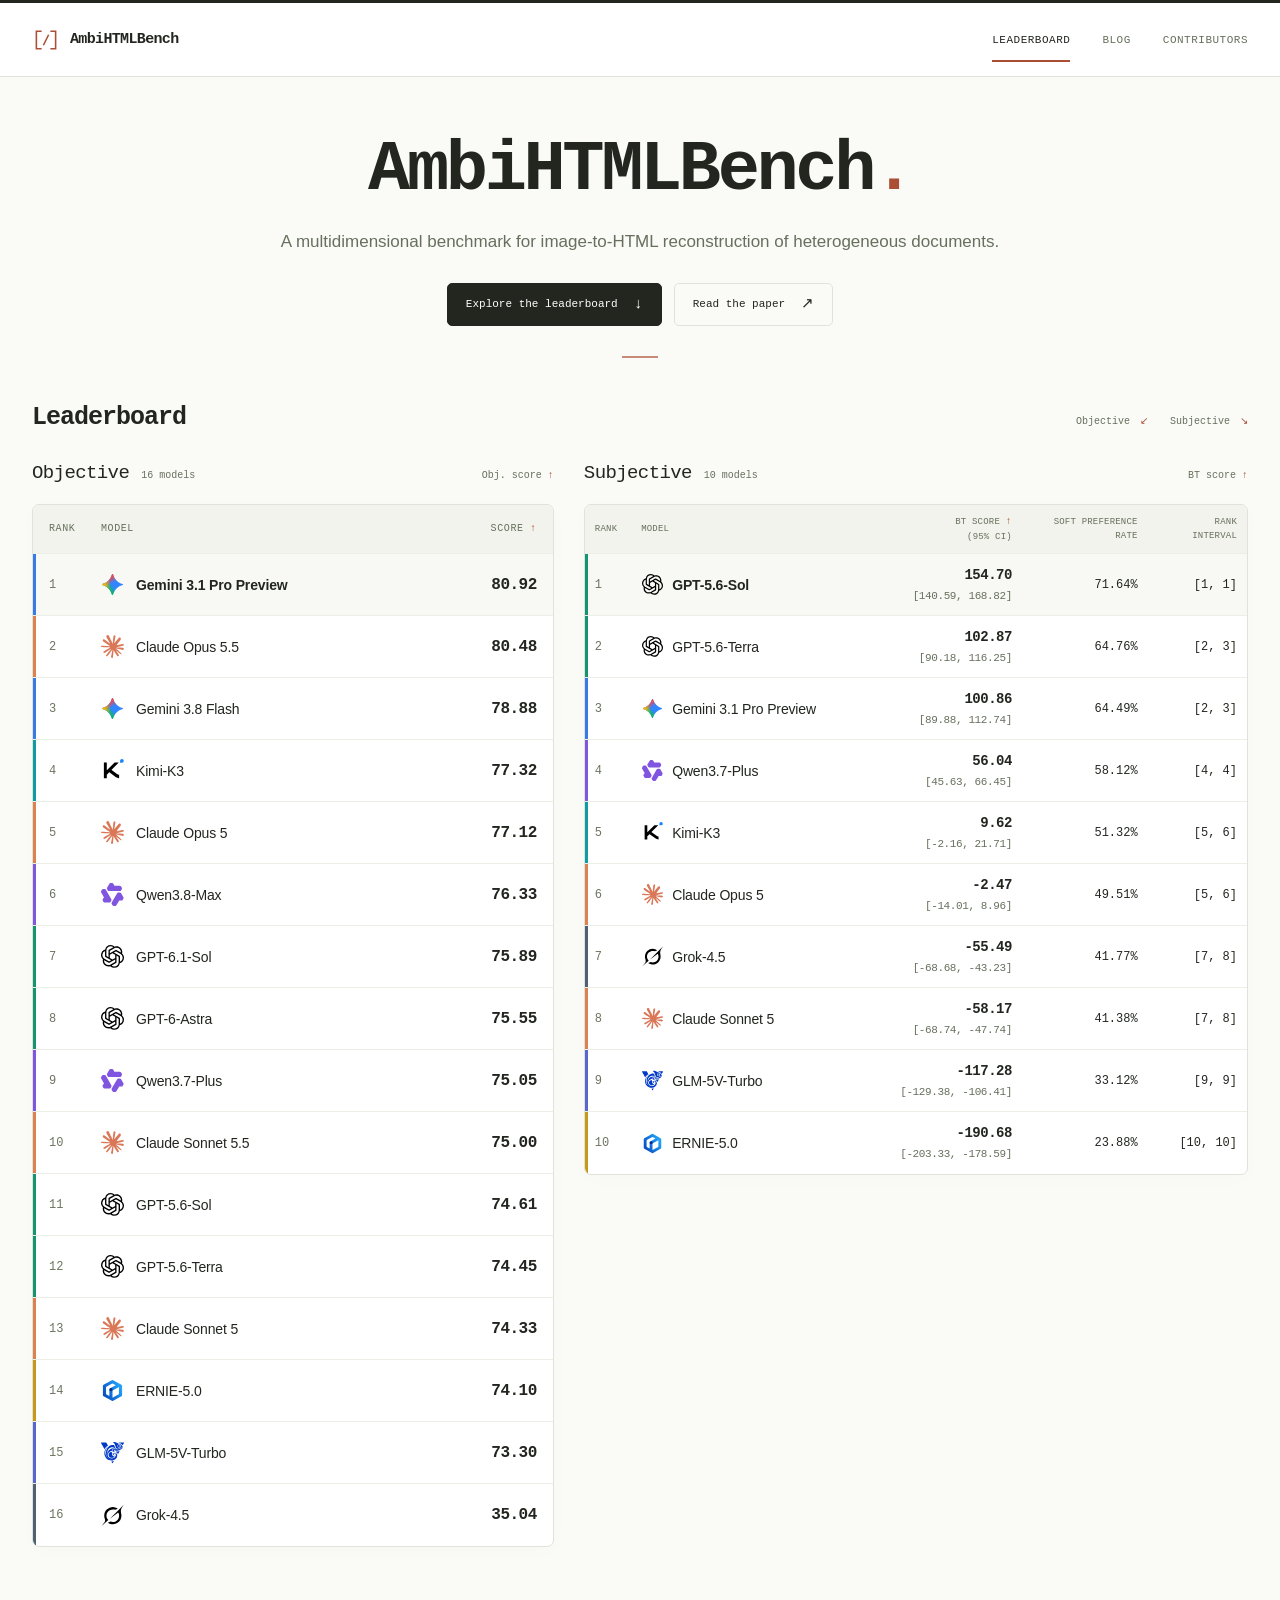
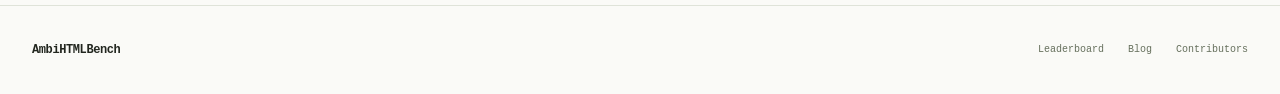
<file: index.html>
<!doctype html>
<html lang="en">
<head>
  <meta charset="utf-8">
  <meta name="viewport" content="width=device-width, initial-scale=1">
  <meta name="theme-color" content="#fafaf7">
  <title>AmbiHTMLBench</title>
  <meta name="description" content="A multidimensional benchmark for image-to-HTML reconstruction of heterogeneous documents.">
  <meta property="og:type" content="website">
  <meta property="og:title" content="AmbiHTMLBench">
  <meta property="og:description" content="A multidimensional benchmark for image-to-HTML reconstruction of heterogeneous documents.">
  <link rel="icon" href="./assets/favicon.svg?v=264aeebbb572" type="image/svg+xml">
  <link rel="stylesheet" href="./assets/styles.css?v=264aeebbb572">
  <script type="module" src="./assets/app.js?v=264aeebbb572"></script>
</head>
<body id="top">
  <a class="skip-link" href="#main">Skip to content</a>
  <header class="site-header"><div class="header-inner">
    <a class="wordmark" href="./" aria-label="AmbiHTMLBench home"><svg class="brand-mark" viewBox="0 0 32 32" aria-hidden="true"><path d="M11 6H5v20h6M21 6h6v20h-6M19 10l-6 12"/></svg><span>AmbiHTMLBench</span></a>
    <nav class="primary-nav" aria-label="Primary"><a href="./#leaderboard" aria-current="page">Leaderboard</a><a href="./blog/">Blog</a><a href="./contributors/">Contributors</a></nav>
  </div></header>
  <main class="page-shell" id="main" tabindex="-1"><section class="hero" aria-labelledby="page-title">
    <h1 id="page-title">AmbiHTMLBench<span class="title-period">.</span></h1>
    <p class="hero-description">A multidimensional benchmark for image-to-HTML reconstruction of heterogeneous documents.</p>
    <div class="hero-actions"><a class="button button-primary" href="#leaderboard">Explore the leaderboard <span aria-hidden="true">↓</span></a><a class="button button-secondary" href="https://arxiv.org/abs/2611.06449" target="_blank" rel="noopener noreferrer">Read the paper <span aria-hidden="true">↗</span></a></div>
  </section>
  <section id="leaderboard" class="leaderboard-section" aria-labelledby="leaderboard-title">
    <div class="section-heading"><h2 id="leaderboard-title">Leaderboard</h2><nav class="board-jump" aria-label="Evaluation boards"><a href="#objective">Objective <span aria-hidden="true">↙</span></a><a href="#subjective">Subjective <span aria-hidden="true">↘</span></a></nav></div>
    <div class="leaderboards-grid"><section class="board" id="objective" data-leaderboard data-board="objective" data-kind="objective" data-source="./data/leaderboard.json?v=264aeebbb572" aria-labelledby="objective-title" aria-busy="false">
    <header class="board-header"><div class="board-title"><h3 id="objective-title">Objective</h3><span class="board-count" data-field="model-count">16 models</span></div><p class="board-metric"><span data-field="score-label">Obj. score</span> <span data-field="metric-direction" aria-label="Higher is better">↑</span></p></header>
    
    <div class="table-frame" tabindex="0" role="region" aria-label="Objective leaderboard table"><table>
      <caption class="visually-hidden">AmbiHTMLBench Objective rankings and scores</caption>
      <colgroup><col class="col-rank"><col class="col-model"><col class="col-score"></colgroup>
      <thead><tr><th scope="col" class="rank">Rank</th><th scope="col" class="model">Model</th><th scope="col" class="score">Score <span class="direction" data-field="direction" aria-label="Higher is better">↑</span></th></tr></thead>
      <tbody><tr data-model-index="0" class="color-gemini">
      <td class="rank">1</td>
      <th scope="row" class="model"><span class="model-identity"><span class="model-icon"><img src="./assets/brands/gemini-color.svg?v=264aeebbb572" width="24" height="24" alt=""></span><span class="model-name">Gemini 3.1 Pro Preview</span></span></th>
      <td class="score"><span class="score-chip">80.92</span></td>
      
    </tr>
<tr data-model-index="1" class="color-claude">
      <td class="rank">2</td>
      <th scope="row" class="model"><span class="model-identity"><span class="model-icon"><img src="./assets/brands/claude-color.svg?v=264aeebbb572" width="24" height="24" alt=""></span><span class="model-name">Claude Opus 5.5</span></span></th>
      <td class="score"><span class="score-chip">80.48</span></td>
      
    </tr>
<tr data-model-index="2" class="color-gemini">
      <td class="rank">3</td>
      <th scope="row" class="model"><span class="model-identity"><span class="model-icon"><img src="./assets/brands/gemini-color.svg?v=264aeebbb572" width="24" height="24" alt=""></span><span class="model-name">Gemini 3.8 Flash</span></span></th>
      <td class="score"><span class="score-chip">78.88</span></td>
      
    </tr>
<tr data-model-index="3" class="color-kimi">
      <td class="rank">4</td>
      <th scope="row" class="model"><span class="model-identity"><span class="model-icon"><img src="./assets/brands/kimi-color.svg?v=264aeebbb572" width="24" height="24" alt=""></span><span class="model-name">Kimi-K3</span></span></th>
      <td class="score"><span class="score-chip">77.32</span></td>
      
    </tr>
<tr data-model-index="4" class="color-claude">
      <td class="rank">5</td>
      <th scope="row" class="model"><span class="model-identity"><span class="model-icon"><img src="./assets/brands/claude-color.svg?v=264aeebbb572" width="24" height="24" alt=""></span><span class="model-name">Claude Opus 5</span></span></th>
      <td class="score"><span class="score-chip">77.12</span></td>
      
    </tr>
<tr data-model-index="5" class="color-qwen">
      <td class="rank">6</td>
      <th scope="row" class="model"><span class="model-identity"><span class="model-icon"><img src="./assets/brands/qwen-color.svg?v=264aeebbb572" width="24" height="24" alt=""></span><span class="model-name">Qwen3.8-Max</span></span></th>
      <td class="score"><span class="score-chip">76.33</span></td>
      
    </tr>
<tr data-model-index="6" class="color-gpt">
      <td class="rank">7</td>
      <th scope="row" class="model"><span class="model-identity"><span class="model-icon"><img src="./assets/brands/openai.svg?v=264aeebbb572" width="24" height="24" alt=""></span><span class="model-name">GPT-6.1-Sol</span></span></th>
      <td class="score"><span class="score-chip">75.89</span></td>
      
    </tr>
<tr data-model-index="7" class="color-gpt">
      <td class="rank">8</td>
      <th scope="row" class="model"><span class="model-identity"><span class="model-icon"><img src="./assets/brands/openai.svg?v=264aeebbb572" width="24" height="24" alt=""></span><span class="model-name">GPT-6-Astra</span></span></th>
      <td class="score"><span class="score-chip">75.55</span></td>
      
    </tr>
<tr data-model-index="8" class="color-qwen">
      <td class="rank">9</td>
      <th scope="row" class="model"><span class="model-identity"><span class="model-icon"><img src="./assets/brands/qwen-color.svg?v=264aeebbb572" width="24" height="24" alt=""></span><span class="model-name">Qwen3.7-Plus</span></span></th>
      <td class="score"><span class="score-chip">75.05</span></td>
      
    </tr>
<tr data-model-index="9" class="color-claude">
      <td class="rank">10</td>
      <th scope="row" class="model"><span class="model-identity"><span class="model-icon"><img src="./assets/brands/claude-color.svg?v=264aeebbb572" width="24" height="24" alt=""></span><span class="model-name">Claude Sonnet 5.5</span></span></th>
      <td class="score"><span class="score-chip">75.00</span></td>
      
    </tr>
<tr data-model-index="10" class="color-gpt">
      <td class="rank">11</td>
      <th scope="row" class="model"><span class="model-identity"><span class="model-icon"><img src="./assets/brands/openai.svg?v=264aeebbb572" width="24" height="24" alt=""></span><span class="model-name">GPT-5.6-Sol</span></span></th>
      <td class="score"><span class="score-chip">74.61</span></td>
      
    </tr>
<tr data-model-index="11" class="color-gpt">
      <td class="rank">12</td>
      <th scope="row" class="model"><span class="model-identity"><span class="model-icon"><img src="./assets/brands/openai.svg?v=264aeebbb572" width="24" height="24" alt=""></span><span class="model-name">GPT-5.6-Terra</span></span></th>
      <td class="score"><span class="score-chip">74.45</span></td>
      
    </tr>
<tr data-model-index="12" class="color-claude">
      <td class="rank">13</td>
      <th scope="row" class="model"><span class="model-identity"><span class="model-icon"><img src="./assets/brands/claude-color.svg?v=264aeebbb572" width="24" height="24" alt=""></span><span class="model-name">Claude Sonnet 5</span></span></th>
      <td class="score"><span class="score-chip">74.33</span></td>
      
    </tr>
<tr data-model-index="13" class="color-ernie">
      <td class="rank">14</td>
      <th scope="row" class="model"><span class="model-identity"><span class="model-icon"><img src="./assets/brands/wenxin-color.svg?v=264aeebbb572" width="24" height="24" alt=""></span><span class="model-name">ERNIE-5.0</span></span></th>
      <td class="score"><span class="score-chip">74.10</span></td>
      
    </tr>
<tr data-model-index="14" class="color-glm">
      <td class="rank">15</td>
      <th scope="row" class="model"><span class="model-identity"><span class="model-icon"><img src="./assets/brands/glmv-color.svg?v=264aeebbb572" width="24" height="24" alt=""></span><span class="model-name">GLM-5V-Turbo</span></span></th>
      <td class="score"><span class="score-chip">73.30</span></td>
      
    </tr>
<tr data-model-index="15" class="color-grok">
      <td class="rank">16</td>
      <th scope="row" class="model"><span class="model-identity"><span class="model-icon"><img src="./assets/brands/grok.svg?v=264aeebbb572" width="24" height="24" alt=""></span><span class="model-name">Grok-4.5</span></span></th>
      <td class="score"><span class="score-chip">35.04</span></td>
      
    </tr></tbody>
    </table></div>
    <div class="refresh-message"><p data-refresh-status role="status" aria-live="polite"></p><button type="button" data-retry hidden>Retry</button></div>
    <script type="application/json" data-board-snapshot>{"schemaVersion":1,"status":"preview","updatedAt":null,"score":{"sourceLabel":"Obj. score","direction":"higher","precision":2},"rows":[{"rank":1,"model":"Gemini 3.1 Pro Preview","score":80.92},{"rank":2,"model":"Claude Opus 5.5","score":80.4774},{"rank":3,"model":"Gemini 3.8 Flash","score":78.8814},{"rank":4,"model":"Kimi-K3","score":77.32},{"rank":5,"model":"Claude Opus 5","score":77.12},{"rank":6,"model":"Qwen3.8-Max","score":76.3334},{"rank":7,"model":"GPT-6.1-Sol","score":75.8928},{"rank":8,"model":"GPT-6-Astra","score":75.554},{"rank":9,"model":"Qwen3.7-Plus","score":75.05},{"rank":10,"model":"Claude Sonnet 5.5","score":74.9957},{"rank":11,"model":"GPT-5.6-Sol","score":74.61},{"rank":12,"model":"GPT-5.6-Terra","score":74.45},{"rank":13,"model":"Claude Sonnet 5","score":74.33},{"rank":14,"model":"ERNIE-5.0","score":74.1},{"rank":15,"model":"GLM-5V-Turbo","score":73.3},{"rank":16,"model":"Grok-4.5","score":35.04}]}</script>
  </section>
<section class="board subjective-board" id="subjective" data-leaderboard data-board="subjective" data-kind="subjective" data-source="./data/subjective.json?v=264aeebbb572" aria-labelledby="subjective-title" aria-busy="false">
    <header class="board-header"><div class="board-title"><h3 id="subjective-title">Subjective</h3><span class="board-count" data-field="model-count">10 models</span></div><p class="board-metric">BT score <span data-field="metric-direction" aria-label="Higher is better">↑</span></p></header>
    <p class="table-scroll-hint" aria-hidden="true">Swipe for all columns <span>↔</span></p>
    <div class="table-frame subjective-table" tabindex="0" role="region" aria-label="Subjective leaderboard table"><table>
      <caption class="visually-hidden">AmbiHTMLBench Subjective rankings: BT score with confidence interval, soft preference score rate and rank interval</caption>
      <colgroup><col class="col-rank"><col class="col-model"><col class="col-score"><col class="col-preference"><col class="col-interval"></colgroup>
      <thead><tr><th scope="col" class="rank">Rank</th><th scope="col" class="model">Model</th><th scope="col" class="score">BT score <span class="direction" data-field="direction" aria-label="Higher is better">↑</span><span class="column-detail" data-field="confidence-label">(95% CI)</span></th><th scope="col" class="preference"><abbr title="Soft preference score rate">Soft preference<span class="column-detail">rate</span></abbr></th><th scope="col" class="rank-interval">Rank<span class="column-detail">interval</span></th></tr></thead>
      <tbody><tr data-model-index="0" class="color-gpt">
      <td class="rank">1</td>
      <th scope="row" class="model"><span class="model-identity"><span class="model-icon"><img src="./assets/brands/openai.svg?v=264aeebbb572" width="24" height="24" alt=""></span><span class="model-name">GPT-5.6-Sol</span></span></th>
      <td class="score"><span class="score-chip">154.70</span><span class="confidence-interval">[140.59, 168.82]</span></td>
      <td class="preference">71.64%</td><td class="rank-interval">[1, 1]</td>
    </tr>
<tr data-model-index="1" class="color-gpt">
      <td class="rank">2</td>
      <th scope="row" class="model"><span class="model-identity"><span class="model-icon"><img src="./assets/brands/openai.svg?v=264aeebbb572" width="24" height="24" alt=""></span><span class="model-name">GPT-5.6-Terra</span></span></th>
      <td class="score"><span class="score-chip">102.87</span><span class="confidence-interval">[90.18, 116.25]</span></td>
      <td class="preference">64.76%</td><td class="rank-interval">[2, 3]</td>
    </tr>
<tr data-model-index="2" class="color-gemini">
      <td class="rank">3</td>
      <th scope="row" class="model"><span class="model-identity"><span class="model-icon"><img src="./assets/brands/gemini-color.svg?v=264aeebbb572" width="24" height="24" alt=""></span><span class="model-name">Gemini 3.1 Pro Preview</span></span></th>
      <td class="score"><span class="score-chip">100.86</span><span class="confidence-interval">[89.88, 112.74]</span></td>
      <td class="preference">64.49%</td><td class="rank-interval">[2, 3]</td>
    </tr>
<tr data-model-index="3" class="color-qwen">
      <td class="rank">4</td>
      <th scope="row" class="model"><span class="model-identity"><span class="model-icon"><img src="./assets/brands/qwen-color.svg?v=264aeebbb572" width="24" height="24" alt=""></span><span class="model-name">Qwen3.7-Plus</span></span></th>
      <td class="score"><span class="score-chip">56.04</span><span class="confidence-interval">[45.63, 66.45]</span></td>
      <td class="preference">58.12%</td><td class="rank-interval">[4, 4]</td>
    </tr>
<tr data-model-index="4" class="color-kimi">
      <td class="rank">5</td>
      <th scope="row" class="model"><span class="model-identity"><span class="model-icon"><img src="./assets/brands/kimi-color.svg?v=264aeebbb572" width="24" height="24" alt=""></span><span class="model-name">Kimi-K3</span></span></th>
      <td class="score"><span class="score-chip">9.62</span><span class="confidence-interval">[-2.16, 21.71]</span></td>
      <td class="preference">51.32%</td><td class="rank-interval">[5, 6]</td>
    </tr>
<tr data-model-index="5" class="color-claude">
      <td class="rank">6</td>
      <th scope="row" class="model"><span class="model-identity"><span class="model-icon"><img src="./assets/brands/claude-color.svg?v=264aeebbb572" width="24" height="24" alt=""></span><span class="model-name">Claude Opus 5</span></span></th>
      <td class="score"><span class="score-chip">-2.47</span><span class="confidence-interval">[-14.01, 8.96]</span></td>
      <td class="preference">49.51%</td><td class="rank-interval">[5, 6]</td>
    </tr>
<tr data-model-index="6" class="color-grok">
      <td class="rank">7</td>
      <th scope="row" class="model"><span class="model-identity"><span class="model-icon"><img src="./assets/brands/grok.svg?v=264aeebbb572" width="24" height="24" alt=""></span><span class="model-name">Grok-4.5</span></span></th>
      <td class="score"><span class="score-chip">-55.49</span><span class="confidence-interval">[-68.68, -43.23]</span></td>
      <td class="preference">41.77%</td><td class="rank-interval">[7, 8]</td>
    </tr>
<tr data-model-index="7" class="color-claude">
      <td class="rank">8</td>
      <th scope="row" class="model"><span class="model-identity"><span class="model-icon"><img src="./assets/brands/claude-color.svg?v=264aeebbb572" width="24" height="24" alt=""></span><span class="model-name">Claude Sonnet 5</span></span></th>
      <td class="score"><span class="score-chip">-58.17</span><span class="confidence-interval">[-68.74, -47.74]</span></td>
      <td class="preference">41.38%</td><td class="rank-interval">[7, 8]</td>
    </tr>
<tr data-model-index="8" class="color-glm">
      <td class="rank">9</td>
      <th scope="row" class="model"><span class="model-identity"><span class="model-icon"><img src="./assets/brands/glmv-color.svg?v=264aeebbb572" width="24" height="24" alt=""></span><span class="model-name">GLM-5V-Turbo</span></span></th>
      <td class="score"><span class="score-chip">-117.28</span><span class="confidence-interval">[-129.38, -106.41]</span></td>
      <td class="preference">33.12%</td><td class="rank-interval">[9, 9]</td>
    </tr>
<tr data-model-index="9" class="color-ernie">
      <td class="rank">10</td>
      <th scope="row" class="model"><span class="model-identity"><span class="model-icon"><img src="./assets/brands/wenxin-color.svg?v=264aeebbb572" width="24" height="24" alt=""></span><span class="model-name">ERNIE-5.0</span></span></th>
      <td class="score"><span class="score-chip">-190.68</span><span class="confidence-interval">[-203.33, -178.59]</span></td>
      <td class="preference">23.88%</td><td class="rank-interval">[10, 10]</td>
    </tr></tbody>
    </table></div>
    <div class="refresh-message"><p data-refresh-status role="status" aria-live="polite"></p><button type="button" data-retry hidden>Retry</button></div>
    <script type="application/json" data-board-snapshot>{"schemaVersion":1,"status":"preview","updatedAt":null,"score":{"sourceLabel":"BT score","direction":"higher","precision":2,"confidenceLevel":0.95},"rows":[{"rank":1,"model":"GPT-5.6-Sol","score":154.7,"confidenceInterval":[140.59,168.82],"preferenceRate":71.64,"rankInterval":[1,1]},{"rank":2,"model":"GPT-5.6-Terra","score":102.87,"confidenceInterval":[90.18,116.25],"preferenceRate":64.76,"rankInterval":[2,3]},{"rank":3,"model":"Gemini 3.1 Pro Preview","score":100.86,"confidenceInterval":[89.88,112.74],"preferenceRate":64.49,"rankInterval":[2,3]},{"rank":4,"model":"Qwen3.7-Plus","score":56.04,"confidenceInterval":[45.63,66.45],"preferenceRate":58.12,"rankInterval":[4,4]},{"rank":5,"model":"Kimi-K3","score":9.62,"confidenceInterval":[-2.16,21.71],"preferenceRate":51.32,"rankInterval":[5,6]},{"rank":6,"model":"Claude Opus 5","score":-2.47,"confidenceInterval":[-14.01,8.96],"preferenceRate":49.51,"rankInterval":[5,6]},{"rank":7,"model":"Grok-4.5","score":-55.49,"confidenceInterval":[-68.68,-43.23],"preferenceRate":41.77,"rankInterval":[7,8]},{"rank":8,"model":"Claude Sonnet 5","score":-58.17,"confidenceInterval":[-68.74,-47.74],"preferenceRate":41.38,"rankInterval":[7,8]},{"rank":9,"model":"GLM-5V-Turbo","score":-117.28,"confidenceInterval":[-129.38,-106.41],"preferenceRate":33.12,"rankInterval":[9,9]},{"rank":10,"model":"ERNIE-5.0","score":-190.68,"confidenceInterval":[-203.33,-178.59],"preferenceRate":23.88,"rankInterval":[10,10]}],"kind":"subjective","method":{"comparisons":10000,"comparisonsPerModel":2000,"bootstrapReplicates":2000}}</script>
  </section></div>
  </section>
  </main>
  <footer class="site-footer"><div class="footer-inner"><a class="footer-wordmark" href="./">AmbiHTMLBench</a><nav aria-label="Footer"><a href="./#leaderboard" aria-current="page">Leaderboard</a><a href="./blog/">Blog</a><a href="./contributors/">Contributors</a></nav></div></footer>
</body>
</html>
</file>
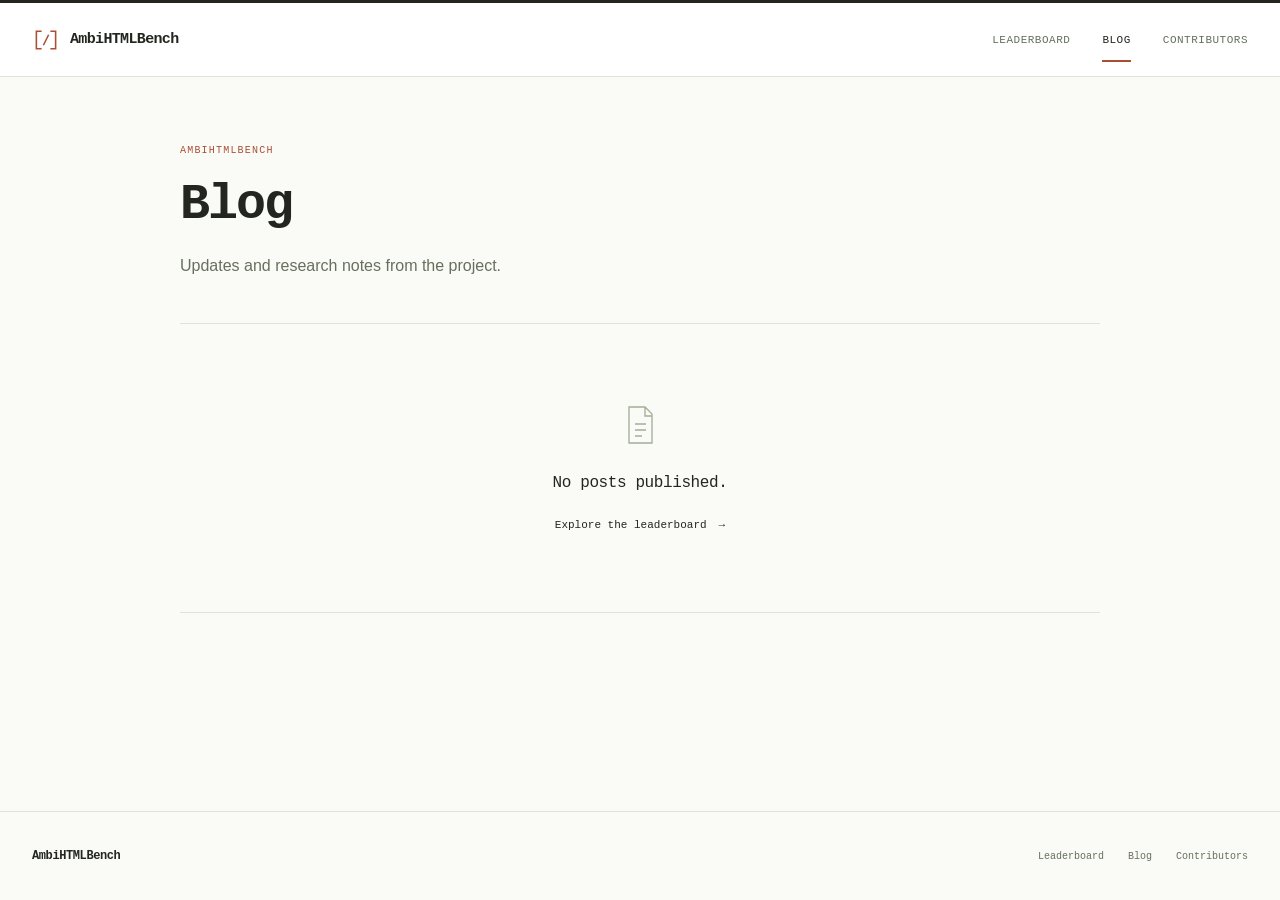
<file: blog/index.html>
<!doctype html>
<html lang="en">
<head>
  <meta charset="utf-8">
  <meta name="viewport" content="width=device-width, initial-scale=1">
  <meta name="theme-color" content="#fafaf7">
  <title>Blog — AmbiHTMLBench</title>
  <meta name="description" content="A multidimensional benchmark for image-to-HTML reconstruction of heterogeneous documents.">
  <meta property="og:type" content="website">
  <meta property="og:title" content="Blog — AmbiHTMLBench">
  <meta property="og:description" content="A multidimensional benchmark for image-to-HTML reconstruction of heterogeneous documents.">
  <link rel="icon" href="../assets/favicon.svg?v=264aeebbb572" type="image/svg+xml">
  <link rel="stylesheet" href="../assets/styles.css?v=264aeebbb572">
  
</head>
<body id="top">
  <a class="skip-link" href="#main">Skip to content</a>
  <header class="site-header"><div class="header-inner">
    <a class="wordmark" href="../" aria-label="AmbiHTMLBench home"><svg class="brand-mark" viewBox="0 0 32 32" aria-hidden="true"><path d="M11 6H5v20h6M21 6h6v20h-6M19 10l-6 12"/></svg><span>AmbiHTMLBench</span></a>
    <nav class="primary-nav" aria-label="Primary"><a href="../#leaderboard">Leaderboard</a><a href="../blog/" aria-current="page">Blog</a><a href="../contributors/">Contributors</a></nav>
  </div></header>
  <main class="page-shell" id="main" tabindex="-1"><div class="content-page blog-page"><header class="page-intro"><p class="eyebrow">AmbiHTMLBench</p><h1>Blog</h1><p>Updates and research notes from the project.</p></header>
    <section class="empty-state" aria-labelledby="empty-title"><svg viewBox="0 0 48 48" aria-hidden="true"><path d="M13 6h16l7 7v29H13zM29 6v9h7M19 23h11M19 29h11M19 35h7"/></svg><h2 id="empty-title">No posts published.</h2><a class="text-link" href="../#leaderboard">Explore the leaderboard <span aria-hidden="true">→</span></a></section>
  </div></main>
  <footer class="site-footer"><div class="footer-inner"><a class="footer-wordmark" href="../">AmbiHTMLBench</a><nav aria-label="Footer"><a href="../#leaderboard">Leaderboard</a><a href="../blog/" aria-current="page">Blog</a><a href="../contributors/">Contributors</a></nav></div></footer>
</body>
</html>
</file>
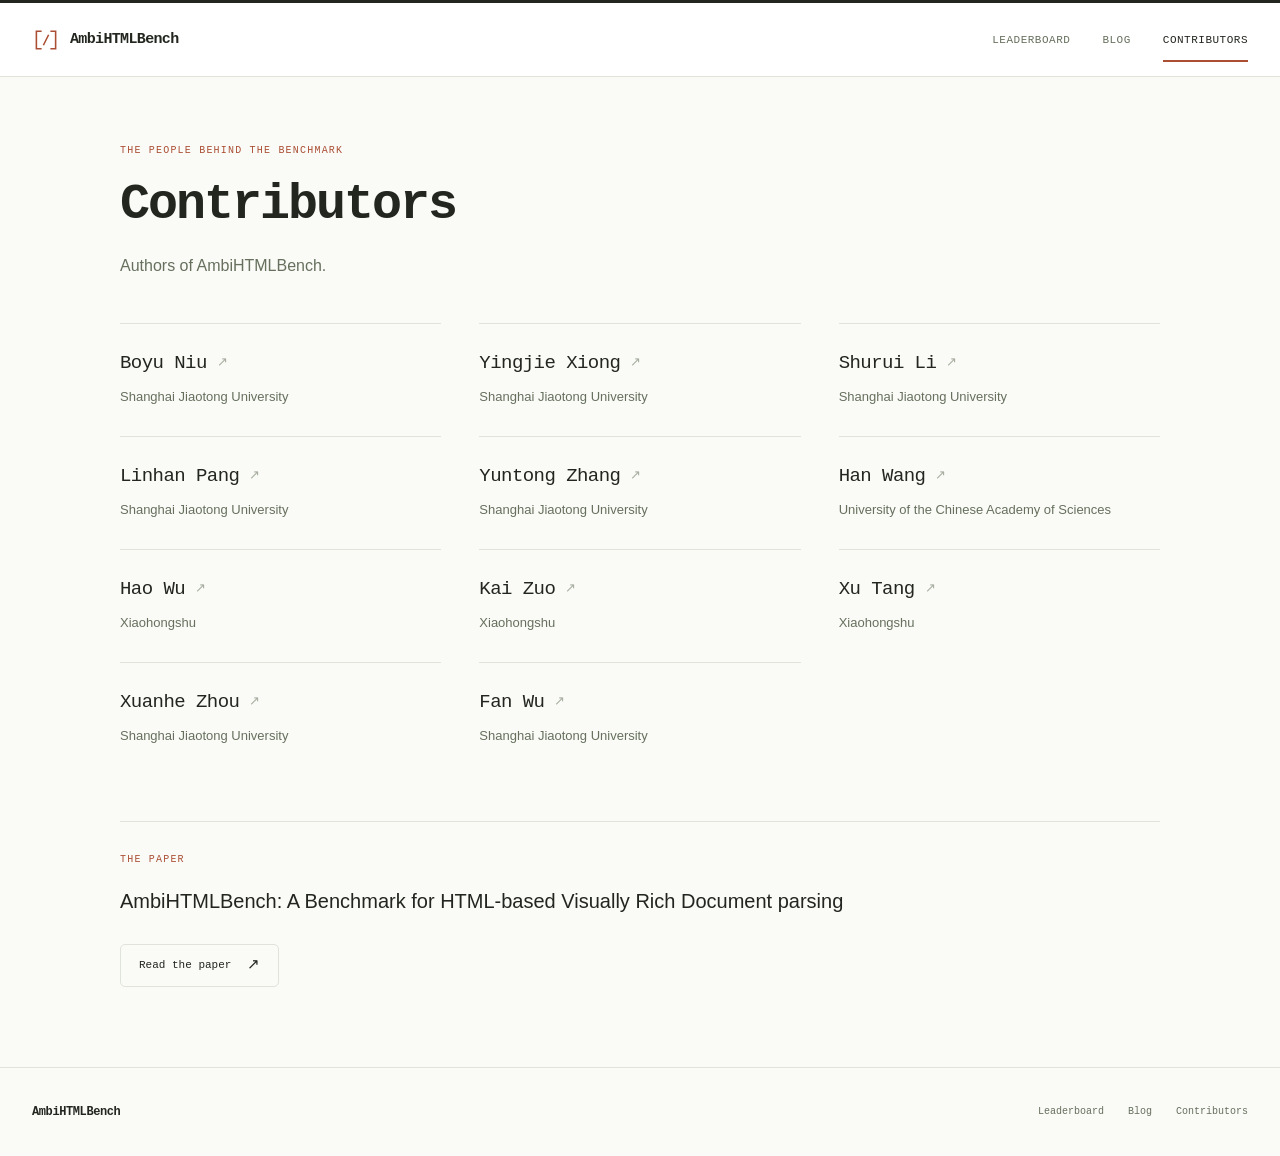
<file: contributors/index.html>
<!doctype html>
<html lang="en">
<head>
  <meta charset="utf-8">
  <meta name="viewport" content="width=device-width, initial-scale=1">
  <meta name="theme-color" content="#fafaf7">
  <title>Contributors — AmbiHTMLBench</title>
  <meta name="description" content="A multidimensional benchmark for image-to-HTML reconstruction of heterogeneous documents.">
  <meta property="og:type" content="website">
  <meta property="og:title" content="Contributors — AmbiHTMLBench">
  <meta property="og:description" content="A multidimensional benchmark for image-to-HTML reconstruction of heterogeneous documents.">
  <link rel="icon" href="../assets/favicon.svg?v=264aeebbb572" type="image/svg+xml">
  <link rel="stylesheet" href="../assets/styles.css?v=264aeebbb572">
  
</head>
<body id="top">
  <a class="skip-link" href="#main">Skip to content</a>
  <header class="site-header"><div class="header-inner">
    <a class="wordmark" href="../" aria-label="AmbiHTMLBench home"><svg class="brand-mark" viewBox="0 0 32 32" aria-hidden="true"><path d="M11 6H5v20h6M21 6h6v20h-6M19 10l-6 12"/></svg><span>AmbiHTMLBench</span></a>
    <nav class="primary-nav" aria-label="Primary"><a href="../#leaderboard">Leaderboard</a><a href="../blog/">Blog</a><a href="../contributors/" aria-current="page">Contributors</a></nav>
  </div></header>
  <main class="page-shell" id="main" tabindex="-1"><div class="content-page contributors-page"><header class="page-intro"><p class="eyebrow">The people behind the benchmark</p><h1>Contributors</h1><p>Authors of AmbiHTMLBench.</p></header>
    <ol class="author-grid"><li class="author"><h2><a href="https://openreview.net/profile?id=~Boyu_Niu1" target="_blank" rel="noopener noreferrer">Boyu Niu <span aria-hidden="true">↗</span></a></h2><p>Shanghai Jiaotong University</p></li><li class="author"><h2><a href="https://openreview.net/profile?id=~Yingjie_Xiong2" target="_blank" rel="noopener noreferrer">Yingjie Xiong <span aria-hidden="true">↗</span></a></h2><p>Shanghai Jiaotong University</p></li><li class="author"><h2><a href="https://openreview.net/profile?id=~Shurui_Li5" target="_blank" rel="noopener noreferrer">Shurui Li <span aria-hidden="true">↗</span></a></h2><p>Shanghai Jiaotong University</p></li><li class="author"><h2><a href="https://openreview.net/profile?id=~Linhan_Pang1" target="_blank" rel="noopener noreferrer">Linhan Pang <span aria-hidden="true">↗</span></a></h2><p>Shanghai Jiaotong University</p></li><li class="author"><h2><a href="https://openreview.net/profile?id=~Yuntong_Zhang5" target="_blank" rel="noopener noreferrer">Yuntong Zhang <span aria-hidden="true">↗</span></a></h2><p>Shanghai Jiaotong University</p></li><li class="author"><h2><a href="https://openreview.net/profile?id=~Han_Wang51" target="_blank" rel="noopener noreferrer">Han Wang <span aria-hidden="true">↗</span></a></h2><p>University of the Chinese Academy of Sciences</p></li><li class="author"><h2><a href="https://openreview.net/profile?id=~Hao_Wu102" target="_blank" rel="noopener noreferrer">Hao Wu <span aria-hidden="true">↗</span></a></h2><p>Xiaohongshu</p></li><li class="author"><h2><a href="https://openreview.net/profile?id=~Kai_Zuo1" target="_blank" rel="noopener noreferrer">Kai Zuo <span aria-hidden="true">↗</span></a></h2><p>Xiaohongshu</p></li><li class="author"><h2><a href="https://openreview.net/profile?id=~Xu_Tang1" target="_blank" rel="noopener noreferrer">Xu Tang <span aria-hidden="true">↗</span></a></h2><p>Xiaohongshu</p></li><li class="author"><h2><a href="https://openreview.net/profile?id=~Xuanhe_Zhou1" target="_blank" rel="noopener noreferrer">Xuanhe Zhou <span aria-hidden="true">↗</span></a></h2><p>Shanghai Jiaotong University</p></li><li class="author"><h2><a href="https://openreview.net/profile?id=~Fan_Wu10" target="_blank" rel="noopener noreferrer">Fan Wu <span aria-hidden="true">↗</span></a></h2><p>Shanghai Jiaotong University</p></li></ol>
    <section class="paper-reference" aria-label="Paper"><p class="eyebrow">The paper</p><h2>AmbiHTMLBench: A Benchmark for HTML-based Visually Rich Document parsing</h2><a class="button button-secondary" href="https://arxiv.org/abs/2611.06449" target="_blank" rel="noopener noreferrer">Read the paper <span aria-hidden="true">↗</span></a></section>
  </div></main>
  <footer class="site-footer"><div class="footer-inner"><a class="footer-wordmark" href="../">AmbiHTMLBench</a><nav aria-label="Footer"><a href="../#leaderboard">Leaderboard</a><a href="../blog/">Blog</a><a href="../contributors/" aria-current="page">Contributors</a></nav></div></footer>
</body>
</html>
</file>
<file: assets/styles.css>
@charset "UTF-8";
:root { color-scheme: light; --page:#fafaf7; --paper:#fff; --ink:#22261f; --muted:#66705d; --line:#dfe3d9; --soft:#f1f3ec; --accent:#ab4f34; --model-color:#7d8477; --mono:"SFMono-Regular",Consolas,"Liberation Mono",Menlo,monospace; --sans:-apple-system,BlinkMacSystemFont,"Segoe UI",Helvetica,Arial,sans-serif; }
* { box-sizing:border-box; }
html { scroll-behavior:smooth; scroll-padding-top:24px; }
body { min-height:100vh; margin:0; display:flex; flex-direction:column; background:var(--page); color:var(--ink); font-family:var(--sans); -webkit-font-smoothing:antialiased; }
a { color:inherit; text-decoration:none; }
button { font:inherit; }
a:focus-visible,button:focus-visible,[tabindex="0"]:focus-visible { outline:2px solid var(--accent); outline-offset:4px; }
[hidden] { display:none!important; }
.visually-hidden { position:absolute; width:1px; height:1px; padding:0; margin:-1px; overflow:hidden; clip-path:inset(50%); white-space:nowrap; border:0; }
.skip-link { position:fixed; top:12px; left:16px; z-index:20; padding:12px 16px; background:var(--ink); color:#fff; }
.skip-link:not(:focus) { width:1px; height:1px; padding:0; overflow:hidden; clip-path:inset(50%); white-space:nowrap; }
.header-inner,.page-shell,.footer-inner { width:min(100% - 64px,1480px); margin-inline:auto; }
.site-header { flex:none; border-top:3px solid var(--ink); border-bottom:1px solid var(--line); background:var(--paper); }
.header-inner { min-height:73px; display:flex; align-items:center; justify-content:space-between; gap:24px; }
.wordmark { display:inline-flex; align-items:center; gap:10px; font:700 15px var(--mono); letter-spacing:-.65px; }
.brand-mark { width:28px; height:28px; fill:none; stroke:var(--accent); stroke-width:1.8; }
.primary-nav,.footer-inner nav { display:flex; align-items:center; gap:32px; }
.primary-nav a { display:flex; align-items:center; min-height:48px; position:relative; font:11px var(--mono); text-transform:uppercase; letter-spacing:.5px; color:var(--muted); transition:color 140ms; }
.primary-nav a:hover,.primary-nav a[aria-current] { color:var(--ink); }
.primary-nav a[aria-current]::after { content:""; position:absolute; bottom:2px; left:0; right:0; height:2px; background:var(--accent); }
.page-shell { flex:1; }
.hero { position:relative; padding:54px 0 45px; text-align:center; animation:enter 450ms ease-out both; }
.hero::after { content:""; display:block; width:36px; height:2px; margin:30px auto 0; background:var(--accent); opacity:.65; }
.hero h1 { margin:0; font:600 clamp(34px,5.5vw,72px)/1.12 var(--mono); letter-spacing:-3.4px; }
.title-period { color:var(--accent); }
.hero-description { max-width:760px; margin:18px auto 0; color:var(--muted); font-size:17px; line-height:1.65; }
.hero-actions { display:flex; align-items:center; justify-content:center; gap:12px; flex-wrap:wrap; margin-top:27px; }
.button { display:inline-flex; align-items:center; justify-content:center; gap:16px; min-height:43px; padding:11px 18px; border:1px solid var(--line); border-radius:5px; font:11px/1.5 var(--mono); transition:background 140ms,color 140ms,border-color 140ms; }
.button-primary { background:var(--ink); color:#fff; border-color:var(--ink); }
.button-primary:hover { background:#3c4236; border-color:#3c4236; }
.button-secondary { background:transparent; }
.button-secondary:hover { background:var(--soft); border-color:#b8c0af; }
.button span { font-size:15px; line-height:1; }
.section-heading { display:flex; align-items:baseline; justify-content:space-between; gap:16px; flex-wrap:wrap; margin-bottom:22px; }
.section-heading h2 { margin:0; font:600 25px/1.2 var(--mono); letter-spacing:-1px; }
.section-label { color:var(--muted); font:10px/1.5 var(--mono); }
.leaderboard-section { padding-bottom:58px; }
.leaderboards-grid { display:grid; grid-template-columns:minmax(0,.88fr) minmax(0,1.12fr); gap:30px; align-items:start; }
.board { min-width:0; scroll-margin-top:24px; }
.board-title { display:flex; align-items:baseline; flex-wrap:wrap; gap:12px; }
.board-count { color:var(--muted); font:10px/1.5 var(--mono); white-space:nowrap; }
.board-jump { display:flex; gap:22px; color:var(--muted); font:10px/1.5 var(--mono); }
.board-jump a { display:inline-flex; align-items:center; gap:10px; min-height:36px; }
.board-jump a:hover { color:var(--accent); }
.board-jump span { color:var(--accent); }
.board-header { display:flex; align-items:baseline; justify-content:space-between; gap:12px; min-height:43px; padding-bottom:14px; }
.board-header h3 { margin:0; font:500 19px/1.3 var(--mono); letter-spacing:-.6px; }
.board-metric { margin:0; color:var(--muted); font:10px/1.5 var(--mono); }
.board-metric [data-field="metric-direction"],.direction { color:var(--accent); }
.table-scroll-hint { display:none; }
.table-frame { overflow-x:auto; overscroll-behavior-x:contain; border:1px solid var(--line); border-radius:7px; background:var(--paper); box-shadow:0 4px 20px #22261f04; scrollbar-width:thin; scrollbar-color:#b7c1aa #f3f5ee; }
.table-frame::-webkit-scrollbar { height:6px; }
.table-frame::-webkit-scrollbar-track { background:#f3f5ee; }
.table-frame::-webkit-scrollbar-thumb { background:#b7c1aa; border-radius:3px; }
table { width:100%; border-collapse:collapse; table-layout:fixed; }
.col-rank { width:10%; } .col-model { width:66%; } .col-score { width:24%; }
thead { background:var(--soft); }
thead th { height:48px; padding:8px 16px; color:var(--muted); font:500 10px/1.4 var(--mono); text-transform:uppercase; letter-spacing:.6px; }
.rank,.model { text-align:left; }
.score,.preference,.rank-interval { text-align:right; }
tbody tr { border-top:1px solid #ecefe6; box-shadow:inset 3px 0 var(--model-color); transition:background 140ms; }
tbody tr:first-child { background:#f8f9f4; }
tbody tr:first-child .model,tbody tr:first-child .score { font-weight:600; }
tbody tr:hover { background:color-mix(in srgb,var(--model-color) 6%,white); }
tbody td,tbody th { height:62px; padding:10px 16px; vertical-align:middle; }
tbody .rank { color:#6b745f; font:12px var(--mono); font-variant-numeric:tabular-nums; }
tbody .model { font-size:14px; line-height:1.45; font-weight:500; }
.model-identity { display:flex; align-items:center; gap:11px; min-width:0; }
.model-icon { display:flex; align-items:center; justify-content:center; width:24px; height:28px; flex:0 0 24px; }
.model-icon img { width:23px; height:23px; object-fit:contain; }
.model-name { overflow-wrap:anywhere; letter-spacing:-.15px; }
.unknown-mark { color:var(--muted); font:10px var(--mono); }
tbody .score { font:600 16px var(--mono); font-variant-numeric:tabular-nums; white-space:nowrap; letter-spacing:-.5px; }
.score-chip { display:inline-block; }
.direction { font-size:10px; }
.column-detail { display:block; margin-top:3px; font-size:9px; line-height:1.3; }
.subjective-table table { min-width:600px; }
.subjective-table .col-rank { width:7%; } .subjective-table .col-model { width:32%; } .subjective-table .col-score { width:27%; } .col-preference { width:19%; } .col-interval { width:15%; }
.subjective-table thead th { padding-inline:10px; font-size:9px; letter-spacing:.2px; }
.subjective-table tbody td,.subjective-table tbody th { padding-inline:10px; }
.subjective-table tbody .model { font-size:14px; }
.subjective-table .model-identity { gap:9px; }
.subjective-table .model-icon { width:22px; flex-basis:22px; }
.subjective-table .model-icon img { width:21px; height:21px; }
.subjective-table tbody .score { font-size:14px; }
.confidence-interval { display:block; margin-top:6px; color:var(--muted); font:11px/1.3 var(--mono); letter-spacing:-.4px; }
tbody .preference,tbody .rank-interval { font:12px var(--mono); font-variant-numeric:tabular-nums; white-space:nowrap; }
abbr[title] { text-decoration:none; }
.empty-row td { height:180px; text-align:center; color:var(--muted); font-size:14px; }
.refresh-message { display:flex; align-items:baseline; gap:10px; color:var(--accent); font-size:12px; line-height:1.6; }
.refresh-message p:empty { display:none; }
.refresh-message button { border:0; padding:4px 0; background:none; color:var(--accent); text-decoration:underline; cursor:pointer; font:inherit; }
.site-footer { flex:none; border-top:1px solid var(--line); }
.footer-inner { min-height:88px; display:flex; align-items:center; justify-content:space-between; gap:24px; padding-block:22px; color:var(--muted); }
.footer-wordmark { color:var(--ink); font:600 12px var(--mono); letter-spacing:-.4px; }
.footer-inner nav { gap:24px; }
.footer-inner nav a { display:flex; align-items:center; min-height:36px; font:10px var(--mono); }
.footer-inner a:hover { color:var(--accent); }
.content-page { width:min(100%,1040px); margin-inline:auto; padding:66px 0 80px; }
.page-intro { margin-bottom:44px; }
.eyebrow { margin:0 0 18px; color:var(--accent); font:10px/1.5 var(--mono); text-transform:uppercase; letter-spacing:1.2px; }
.page-intro h1 { margin:0; font:600 clamp(36px,4vw,50px)/1.15 var(--mono); letter-spacing:-2px; }
.page-intro > p:last-child { margin:18px 0 0; color:var(--muted); font-size:16px; line-height:1.7; }
.empty-state { min-height:290px; display:flex; flex-direction:column; align-items:center; justify-content:center; gap:22px; border-block:1px solid var(--line); text-align:center; }
.empty-state svg { width:48px; height:48px; fill:none; stroke:#a3ad97; stroke-width:1.3; }
.empty-state h2 { margin:0; font:400 16px/1.5 var(--mono); letter-spacing:-.4px; }
.text-link,.back-link { display:inline-flex; align-items:center; gap:12px; font:11px/1.6 var(--mono); }
.text-link:hover,.back-link:hover { color:var(--accent); }
.blog-page { max-width:920px; }
.post-list { list-style:none; margin:0; padding:0; border-top:1px solid var(--line); }
.post-list li { border-bottom:1px solid var(--line); }
.post-link { display:flex; align-items:center; justify-content:space-between; gap:24px; padding:30px 0; }
.post-link-content { max-width:760px; }
.post-link time { display:block; margin-bottom:11px; color:var(--muted); font:10px/1.5 var(--mono); }
.post-link h2 { margin:0; font:500 22px/1.4 var(--mono); letter-spacing:-.6px; }
.post-link p { margin:12px 0 0; color:var(--muted); font-size:14px; line-height:1.7; }
.post-arrow { color:var(--muted); font:24px var(--mono); transition:transform 150ms,color 150ms; }
.post-link:hover h2 { color:var(--accent); }
.post-link:hover .post-arrow { color:var(--accent); transform:translate(2px,-2px); }
.latest-posts { max-width:1100px; margin:8px auto 68px; }
.author-grid { list-style:none; margin:0; padding:0; display:grid; grid-template-columns:repeat(3,minmax(0,1fr)); column-gap:38px; }
.author { min-width:0; padding:26px 0 28px; border-top:1px solid var(--line); }
.author h2 { margin:0 0 10px; font:500 19px/1.4 var(--mono); letter-spacing:-.55px; }
.author h2 a { display:inline-flex; align-items:center; gap:10px; }
.author h2 span { font-size:13px; color:#a7ad9f; }
.author h2 a:hover { color:var(--accent); }
.author p { margin:4px 0 0; color:var(--muted); font-size:13px; line-height:1.65; }
.paper-reference { margin-top:46px; padding-top:30px; border-top:1px solid var(--line); }
.paper-reference h2 { max-width:850px; margin:0 0 26px; font:400 20px/1.65 var(--sans); }
.article-page { width:min(100%,800px); margin-inline:auto; padding:52px 0 72px; }
.back-link { color:var(--muted); margin-bottom:35px; }
.article-header { padding-bottom:34px; border-bottom:1px solid var(--line); }
.article-header h1 { margin:0; font:600 clamp(29px,4vw,44px)/1.22 var(--mono); letter-spacing:-1.6px; overflow-wrap:anywhere; }
.article-summary { margin:22px 0 0; color:var(--muted); font-size:18px; line-height:1.7; }
.article-meta { display:flex; flex-wrap:wrap; gap:8px 15px; margin-top:25px; color:var(--muted); font:11px/1.7 var(--mono); }
.article-body { padding-top:16px; font-size:16px; line-height:1.9; overflow-wrap:anywhere; }
.article-body p,.article-body ul,.article-body ol,.article-body blockquote,.article-body pre,.article-body figure,.article-table { margin:25px 0; }
.article-body h2 { margin:46px 0 16px; font:500 27px/1.4 var(--mono); letter-spacing:-.8px; }
.article-body h3 { margin:34px 0 14px; font:500 21px/1.5 var(--mono); letter-spacing:-.5px; }
.article-body a { text-decoration:underline; text-decoration-color:var(--accent); text-underline-offset:3px; }
.article-body a:hover { color:var(--accent); }
.article-body li { margin:6px 0; }
.article-body blockquote { padding:2px 0 2px 22px; border-left:2px solid var(--accent); color:var(--muted); }
.article-body blockquote p { margin:12px 0; }
.article-body code { padding:2px 5px; background:#edf0e6; font:.85em var(--mono); }
.article-body pre { padding:22px; overflow-x:auto; background:#edf0e6; border:1px solid var(--line); border-radius:4px; line-height:1.7; }
.article-body pre code { padding:0; font-size:12px; }
.article-body figure { margin-inline:0; }
.article-body figure img { display:block; width:auto; max-width:100%; height:auto; margin-inline:auto; }
.article-body figcaption { margin-top:12px; color:var(--muted); font-size:12px; text-align:center; }
.article-table { overflow:auto; border:1px solid var(--line); border-radius:4px; }
.article-table table { table-layout:auto; min-width:400px; background:var(--paper); }
.article-table tbody tr { box-shadow:none; }
.article-table th,.article-table td { padding:12px 16px; height:auto; font-size:13px; text-align:left; }
.article-end { border-top:1px solid var(--line); margin-top:48px; padding-top:28px; }
.not-found { max-width:720px; margin:80px auto; text-align:center; }
.not-found h1 { margin:0; font:500 clamp(30px,4vw,44px)/1.3 var(--mono); letter-spacing:-1.5px; }
.not-found > p:not(.eyebrow) { color:var(--muted); font-size:16px; line-height:1.7; margin:20px 0 30px; }
@keyframes enter { from { opacity:0; transform:translateY(6px); } to { opacity:1; transform:translateY(0); } }
@media (max-width:1190px) {
  .leaderboards-grid { grid-template-columns:minmax(0,1fr); gap:34px; }
  .leaderboard-section { max-width:940px; margin-inline:auto; }
  .subjective-table tbody .model { font-size:14px; }
}
@media (max-width:800px) {
  .author-grid { grid-template-columns:repeat(2,minmax(0,1fr)); column-gap:30px; }
  .primary-nav { gap:22px; }
  .hero-description { max-width:650px; }
}
@media (max-width:680px) {
  .table-scroll-hint { display:flex; align-items:center; justify-content:flex-end; gap:8px; margin:-2px 0 10px; color:var(--muted); font:10px/1.5 var(--mono); }
  .table-scroll-hint span { font-size:15px; color:var(--accent); }
}
@media (max-width:600px) {
  .header-inner,.page-shell,.footer-inner { width:calc(100% - 36px); }
  .header-inner { padding-top:15px; flex-direction:column; align-items:flex-start; gap:7px; }
  .wordmark { font-size:14px; gap:8px; }
  .brand-mark { width:25px; height:25px; }
  .primary-nav { width:100%; justify-content:space-between; gap:14px; }
  .primary-nav a { min-height:43px; font-size:10px; }
  .primary-nav a[aria-current]::after { bottom:0; }
  .hero { padding:35px 0 32px; }
  .hero::after { margin-top:25px; }
  .hero h1 { font-size:clamp(29px,8.2vw,42px); letter-spacing:-1.5px; }
  .hero-description { max-width:380px; margin-top:16px; font-size:14px; line-height:1.75; }
  .hero-actions { gap:9px; margin-top:24px; }
  .button { padding:10px 13px; font-size:10px; gap:10px; }
  .section-heading { margin-bottom:20px; gap:8px; }
  .section-heading h2 { font-size:22px; }
  .section-label { font-size:9px; }
  .leaderboards-grid { gap:30px; }
  .board-header { min-height:40px; padding-bottom:12px; }
  .board-title { gap:9px; }
  .board-count { font-size:9px; }
  .board-jump { gap:18px; font-size:9px; }
  .board-header h3 { font-size:18px; }
  .board-metric { font-size:9px; }
  .col-rank { width:12%; } .col-model { width:63%; } .col-score { width:25%; }
  thead th { padding:8px 10px; font-size:9px; height:43px; letter-spacing:.2px; }
  tbody td,tbody th { height:57px; padding:9px 10px; }
  tbody .rank { font-size:11px; } tbody .model { font-size:12px; } tbody .score { font-size:14px; }
  .model-identity { gap:8px; }
  .model-icon { width:21px; flex-basis:21px; }
  .model-icon img { width:21px; height:21px; }
  .subjective-table tbody td,.subjective-table tbody th { height:62px; }
  .subjective-table tbody .model { font-size:14px; }
  .subjective-table .score { text-align:right; }
  .subjective-table .col-rank { width:7%; } .subjective-table .col-model { width:29%; } .subjective-table .col-score { width:29%; }
  .leaderboard-section { padding-bottom:40px; }
  .footer-inner { flex-direction:column; align-items:flex-start; gap:10px; padding-block:22px; }
  .footer-inner nav { width:100%; justify-content:space-between; gap:14px; }
  .content-page { padding:40px 0 50px; }
  .page-intro { margin-bottom:32px; }
  .page-intro h1 { font-size:35px; letter-spacing:-1.4px; }
  .page-intro > p:last-child { font-size:14px; margin-top:14px; }
  .eyebrow { margin-bottom:15px; font-size:9px; }
  .empty-state { min-height:260px; }
  .post-link { padding-block:25px; gap:16px; }
  .post-link h2 { font-size:19px; }
  .post-link p { font-size:13px; }
  .author-grid { grid-template-columns:minmax(0,1fr); }
  .author { padding:23px 0; }
  .author h2 { font-size:19px; margin-bottom:7px; }
  .author p { font-size:13px; }
  .paper-reference { margin-top:30px; padding-top:26px; }
  .paper-reference h2 { font-size:17px; }
  .article-page { padding:32px 0 45px; }
  .back-link { margin-bottom:28px; }
  .article-header h1 { font-size:29px; letter-spacing:-1px; }
  .article-summary { font-size:16px; margin-top:18px; }
  .article-meta { font-size:10px; }
  .article-body { font-size:15px; }
  .article-body h2 { font-size:23px; }
  .article-body h3 { font-size:19px; }
  .article-body pre { padding:16px; }
  .not-found { margin-block:60px; }
}
@media (max-width:350px) {
  .header-inner,.page-shell,.footer-inner { width:calc(100% - 28px); }
  tbody td,tbody th,thead th { padding-inline:8px; }
  .model-identity { gap:6px; }
  tbody .model { font-size:11px; }
  .hero-actions { flex-direction:column; }
  .hero-actions .button { width:100%; max-width:260px; }
}
@media (prefers-reduced-motion:reduce) {
  html { scroll-behavior:auto; }
  *,*::before,*::after { animation:none!important; transition:none!important; }
}

.color-gemini { --model-color: #367be7; }
.color-kimi { --model-color: #109ca5; }
.color-claude { --model-color: #dd8150; }
.color-qwen { --model-color: #8055df; }
.color-gpt { --model-color: #159471; }
.color-ernie { --model-color: #c69918; }
.color-glm { --model-color: #5866ce; }
.color-grok { --model-color: #516174; }
.color-unknown { --model-color: #7d8477; }
</file>
